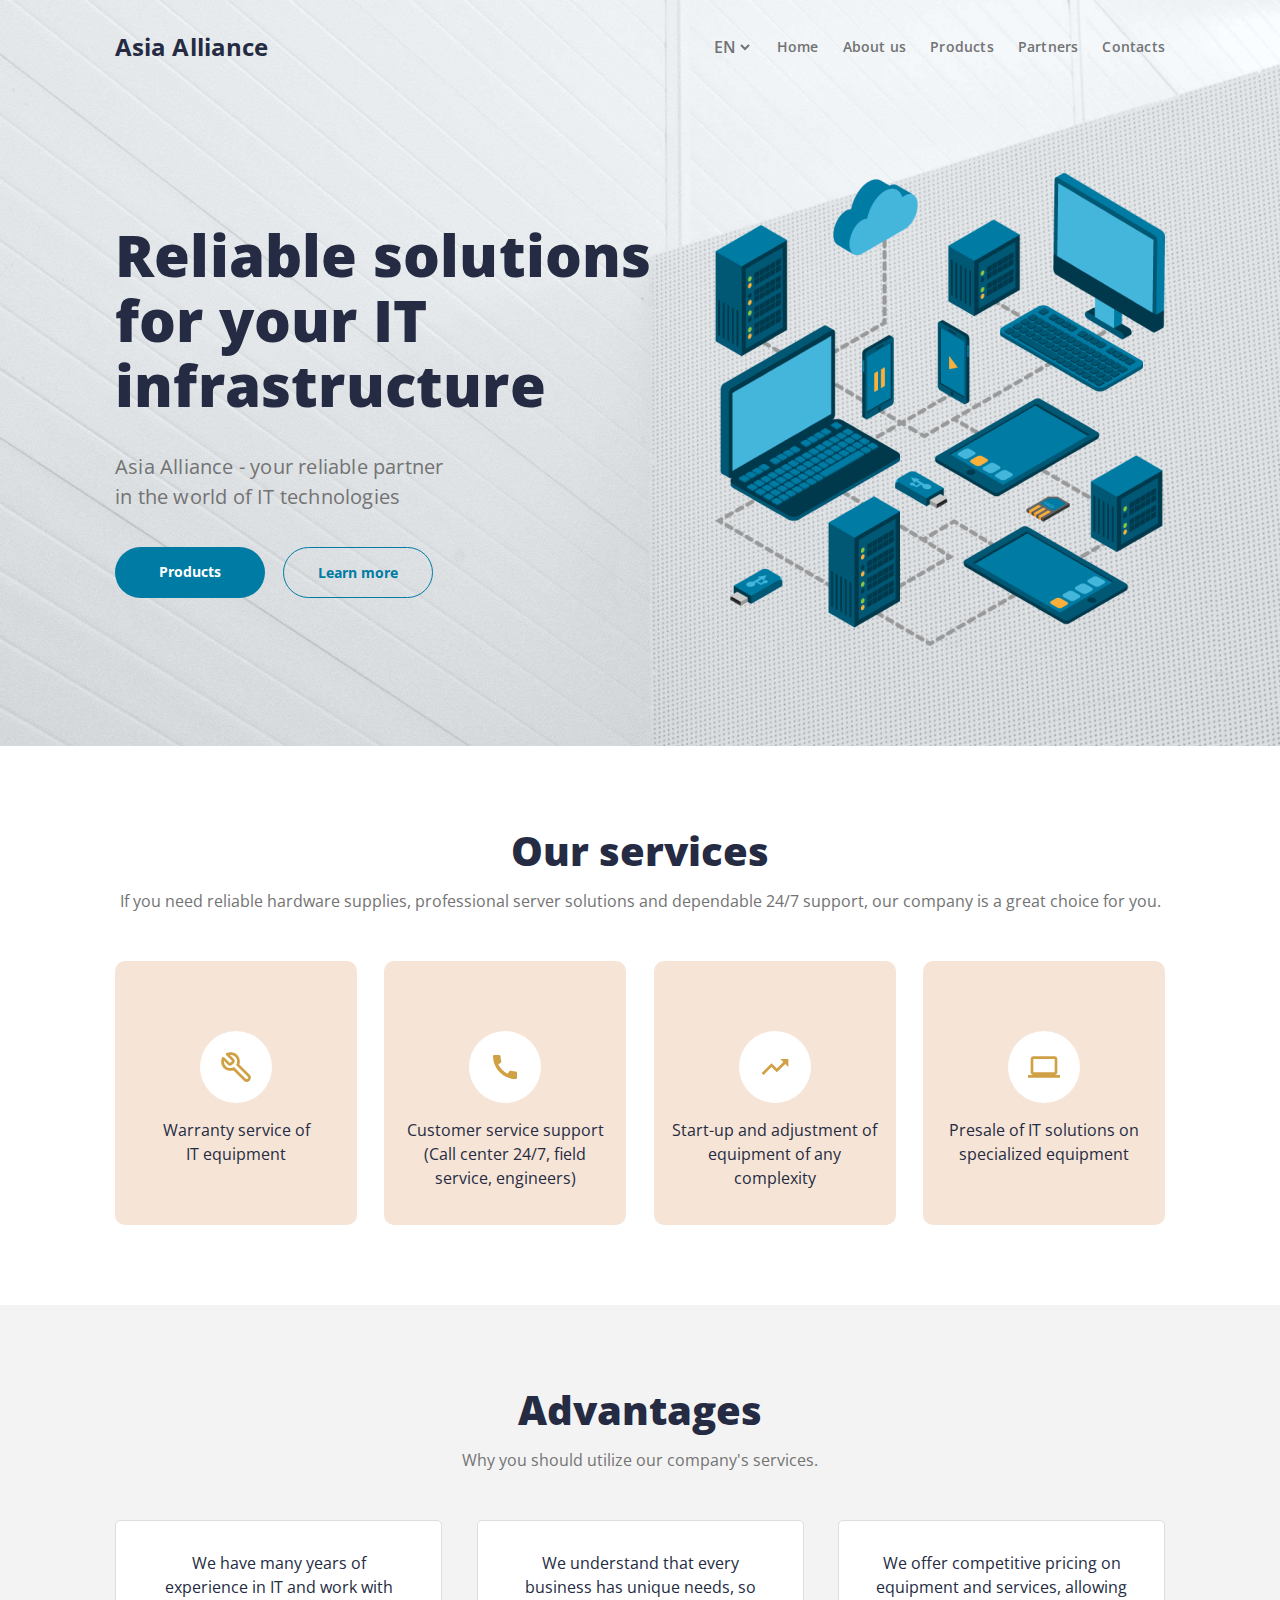
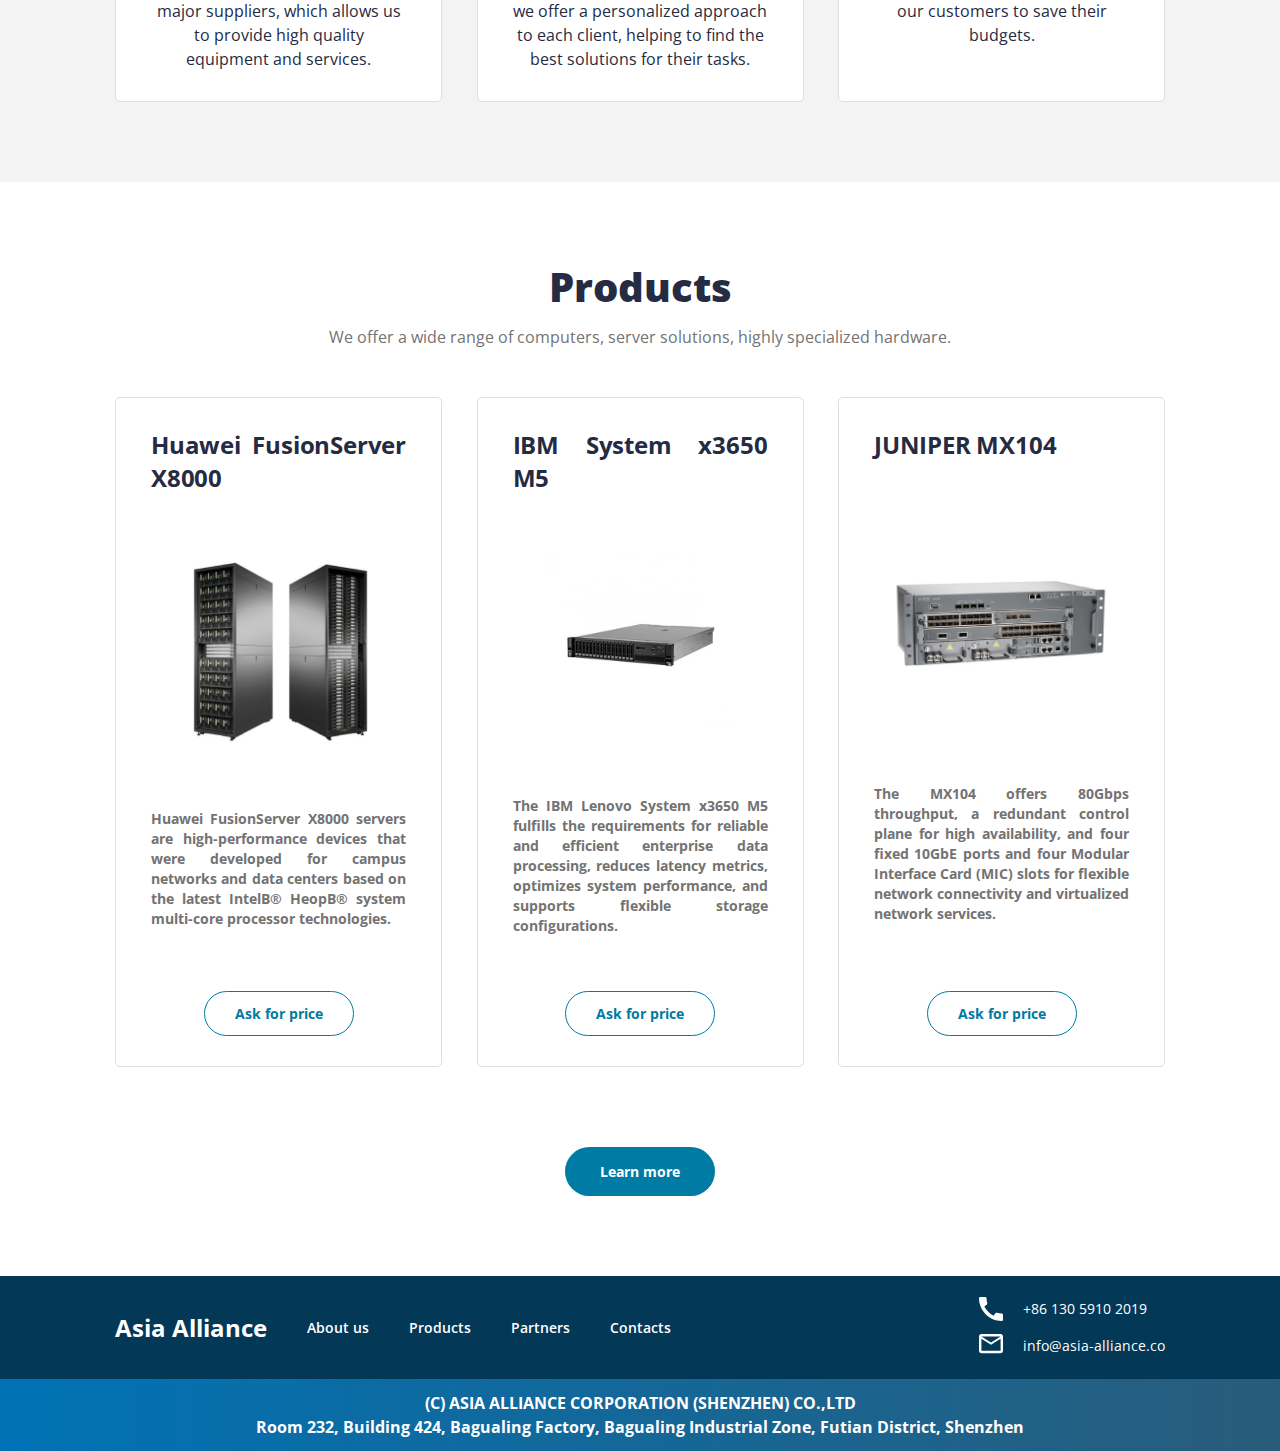
<file: index.html>
<!DOCTYPE html>
<html lang="en">
  <head>
    <meta charset="UTF-8" />
    <meta name="viewport" content="width=device-width, initial-scale=1.0" />
    <title>Asia Alliance</title>
    <!-- Подключение стилей -->
    <link type="image/x-icon" href="favicon.png" rel="shortcut icon">
    <link rel="stylesheet" href="css/style.css" />
  </head>
  <body>
    <div class="background">
      <div class="wrapper">
        <header class="header">
          <div class="header__logo">
            <a href="index.html">Asia Alliance</a>
          </div>
          <nav class="header__nav">
            <ul class="header__nav-items">
              <select class="change_langSEL">
                <option value="en" selected>EN</option>
                <option value="ru">RU</option>
                <option value="ch">CH</option>
              </select>
              <li class="header__nav-item"><a href="index.html" class="navhome">Home</a></li>
              <li class="header__nav-item"><a href="about.html" class="navabout">About us</a></li>
              <li class="header__nav-item"><a href="products.html" class="navproducts">Products</a></li>
              <li class="header__nav-item"><a href="partners.html" class="navpartners">Partners</a></li>
              <li class="header__nav-item"><a href="contacts.html" class="navcontacts">Contacts</a></li>
            </ul>
          </nav>

          <!-- Icon for mobile nav -->
          <div class="burger">
            <span></span>
          </div>
        </header>

        <main class="main">
          <div class="main__content">
            <h1 class="main__content-title">
              
            </h1>
            <p class="main__content-text">
              Asia Alliance - your reliable partner<br />in the world of IT
              technologies
            </p>
            <div class="main__content-buttons">
              <a href="products.html" class="btn btn-active btn-active-product">Products</a>
              <a href="contacts.html" class="btn btn-accent-learnMore">Learn more</a>
            </div>
          </div>
          <div class="main__picture">
            <img src="./img/main-pic.png" alt="Computer network" />
          </div>
        </main>
      </div>
    </div>
     <section>
      <div class="wrapper">
        <div class="service">
          <h2 class="service-title">Our services</h2>
          <p class="service-text">
            If you need reliable hardware supplies, professional server solutions and dependable 24/7 support, our company is a great choice for you.
          </p>
          <div class="service__cards">
            <div class="service__cards-item">
              <img
                class="service__cards-item-img"
                src="./img/wrench.svg"
                alt="wrench"
              />
              <p class="service__cards-item-text service__cards-item-text-warranty">
                Warranty service of<br />IT equipment
              </p>
            </div>
            <div class="service__cards-item">
              <img
                class="service__cards-item-img"
                src="./img/call.svg"
                alt="call"
              />
              <p class="service__cards-item-text service__cards-item-support">
                Customer service support (Call center 24/7, field service,
                engineers)
              </p>
            </div>
            <div class="service__cards-item">
              <img
                class="service__cards-item-img"
                src="./img/up.svg"
                alt="up"
              />
              <p class="service__cards-item-text service__cards-item-text-startup">
                Start-up and adjustment of equipment of any complexity
              </p>
            </div>
            <div class="service__cards-item">
              <img
                class="service__cards-item-img"
                src="./img/laptop.svg"
                alt="laptop"
              />
              <p class="service__cards-item-text service__cards-item-text-equip">
                Presale of IT solutions on specialized equipment
              </p>
            </div>
          </div>
        </div>
      </div>
    </section>
    
    <section class="advantages-bg">
      <div class="wrapper">
        <div class="advantages">
          <h2 class="advantages-title">Advantages</h2>
          <p class="advantages-text">
            Why you should utilize our company's services.
          </p>
          <div class="advantages__cards">
            <div class="advantages__cards-item">
              <p class="advantages__cards-item-experience">
                We have many years of experience in IT and work with major suppliers, which allows us to provide high quality equipment and services.
              </p>
            </div>
            <div class="advantages__cards-item ">
              <p class="advantages__cards-item-personalized">
                We understand that every business has unique needs, so we offer a personalized approach to each client, helping to find the best solutions for their tasks.
              </p>
            </div>
            <div class="advantages__cards-item">
              <p class="advantages__cards-item-offer">
                We offer competitive pricing on equipment and services, allowing our customers to save their budgets.
              </p>
            </div>
          </div>
        </div>
      </div>
    </section>
    
    <section>
      <div class="wrapper">
        <div class="productsdemo">
          <h2 class="productsdemo-title">Products</h2>
          <p class="productsdemo-text">
            We offer a wide range of computers, server solutions, highly specialized hardware.
          </p>
          <div class="productsdemo__cards">
            <div class="productsdemo__cards-item">
              <h3 class="productsdemo__cards-item__title">
                Huawei FusionServer X8000
              </h3>
              <img
                class="productsdemo__cards-item__img"
                src="./img/huawei1.png"
                alt="huawei server"
              />
              <p class="productsdemo__cards-item__text productsdemo__cards-item__text-huaweidemo">
                Huawei FusionServer X8000 servers are high-performance devices
                that were developed for campus networks and data centers based
                on the latest IntelВ® HeopB® system multi-core processor
                technologies.
              </p>
              <a href="contacts.html" class="btn btn-accent-askForAPrice">Ask for price</a>
            </div>
            <div class="productsdemo__cards-item">
              <h3 class="productsdemo__cards-item__title">
                IBM System x3650 M5
              </h3>
              <img
                class="productsdemo__cards-item__img"
                src="./img/ibm1.jpg"
                alt="ibm server"
              />
              <p class="productsdemo__cards-item__text productsdemo__cards-item__text-ibmdemo">
                The IBM Lenovo System x3650 M5 fulfills the requirements for reliable and efficient enterprise data processing, reduces latency metrics, optimizes system performance, and supports flexible storage configurations.
              </p>
              <a href="contacts.html" class="btn btn-accent-askForAPrice btn-accent-askForAPrice2">Ask for price</a>
            </div>
            <div class="productsdemo__cards-item">
              <h3 class="productsdemo__cards-item__title">
                JUNIPER MX104
              </h3>
              <img
                class="productsdemo__cards-item__img"
                src="./img/juniper1.png"
                alt="huawei server"
              />
              <p class="productsdemo__cards-item__text productsdemo__cards-item__text-juniperdemo">
                The MX104 offers 80Gbps throughput, a redundant control plane for high availability, and four fixed 10GbE ports and four Modular Interface Card (MIC) slots for flexible network connectivity and virtualized network services.
              </p>
              <a href="contacts.html" class="btn btn-accent-askForAPrice btn-accent-askForAPrice3">Ask for price</a>
            </div>
          </div>
          <a href="contacts.html" class="btn btn-active btn-accent-learnMore2">Learn more</a>
        </div>
      </div>
    </section>
    
    <footer>
      <div class="footer-bg">
        <div class="wrapper">
          <div class="footer">
            <div class="footer__nav">
              <ul class="footer__nav-items">
                <li class="footer__nav-items_item footer-logo">
                  <a href="index.html">Asia Alliance</a>
                </li>
                <li class="footer__nav-items_item"><a href="about.html" class="footeraboutus">About Us</a></li>
                <li class="footer__nav-items_item"><a href="products.html" class="footerproducts">Products</a></li>
                <li class="footer__nav-items_item"><a href="partners.html" class="footerpartners">Partners</a></li>
                <li class="footer__nav-items_item"><a href="contacts.html" class="footercontacts">Contacts</a></li>
              </ul>
            </div>
            <div class="footer__contacts">
              <ul class="footer__contacts-items">
                <li class="footer__contacts-items_item">
                  <img src="./img/phone_call.svg" alt="phone_call" />
                  <a href="tel:+86 130 5910 2019">+86 130 5910 2019</a>
                </li>
                <li class="footer__contacts-items_item">
                  <img src="./img/email.svg" alt="email" />
                  <a href="mailto:info@asia-alliance.co"
                    >info@asia-alliance.co</a
                  >
                </li>
              </ul>
            </div>
          </div>
        </div>
      </div>
      <div class="underfooter-bg">
        <div class="wrapper">
          <div class="underfooter">
            <h3>(С) ASIA ALLIANCE CORPORATION (SHENZHEN) CO.,LTD</h3>
            <address>
              Room 232, Building 424, Bagualing Factory, Bagualing Industrial
              Zone, Futian District, Shenzhen
            </address>
          </div>
        </div>
      </div>
    </footer>
    
    <script>
        document.querySelector('.burger').addEventListener('click', function(){
          this.classList.toggle('active');
          document.querySelector('.header__nav-items').classList.toggle('open')
          // Блокировка скролла при открытом бургер меню
          document.querySelector('body').classList.toggle('block-scroll')
        })
    </script>
    <script src="js/lang.js"></script>
    <script src="js/scripts.js"></script>
  </body>
</html>
</file>
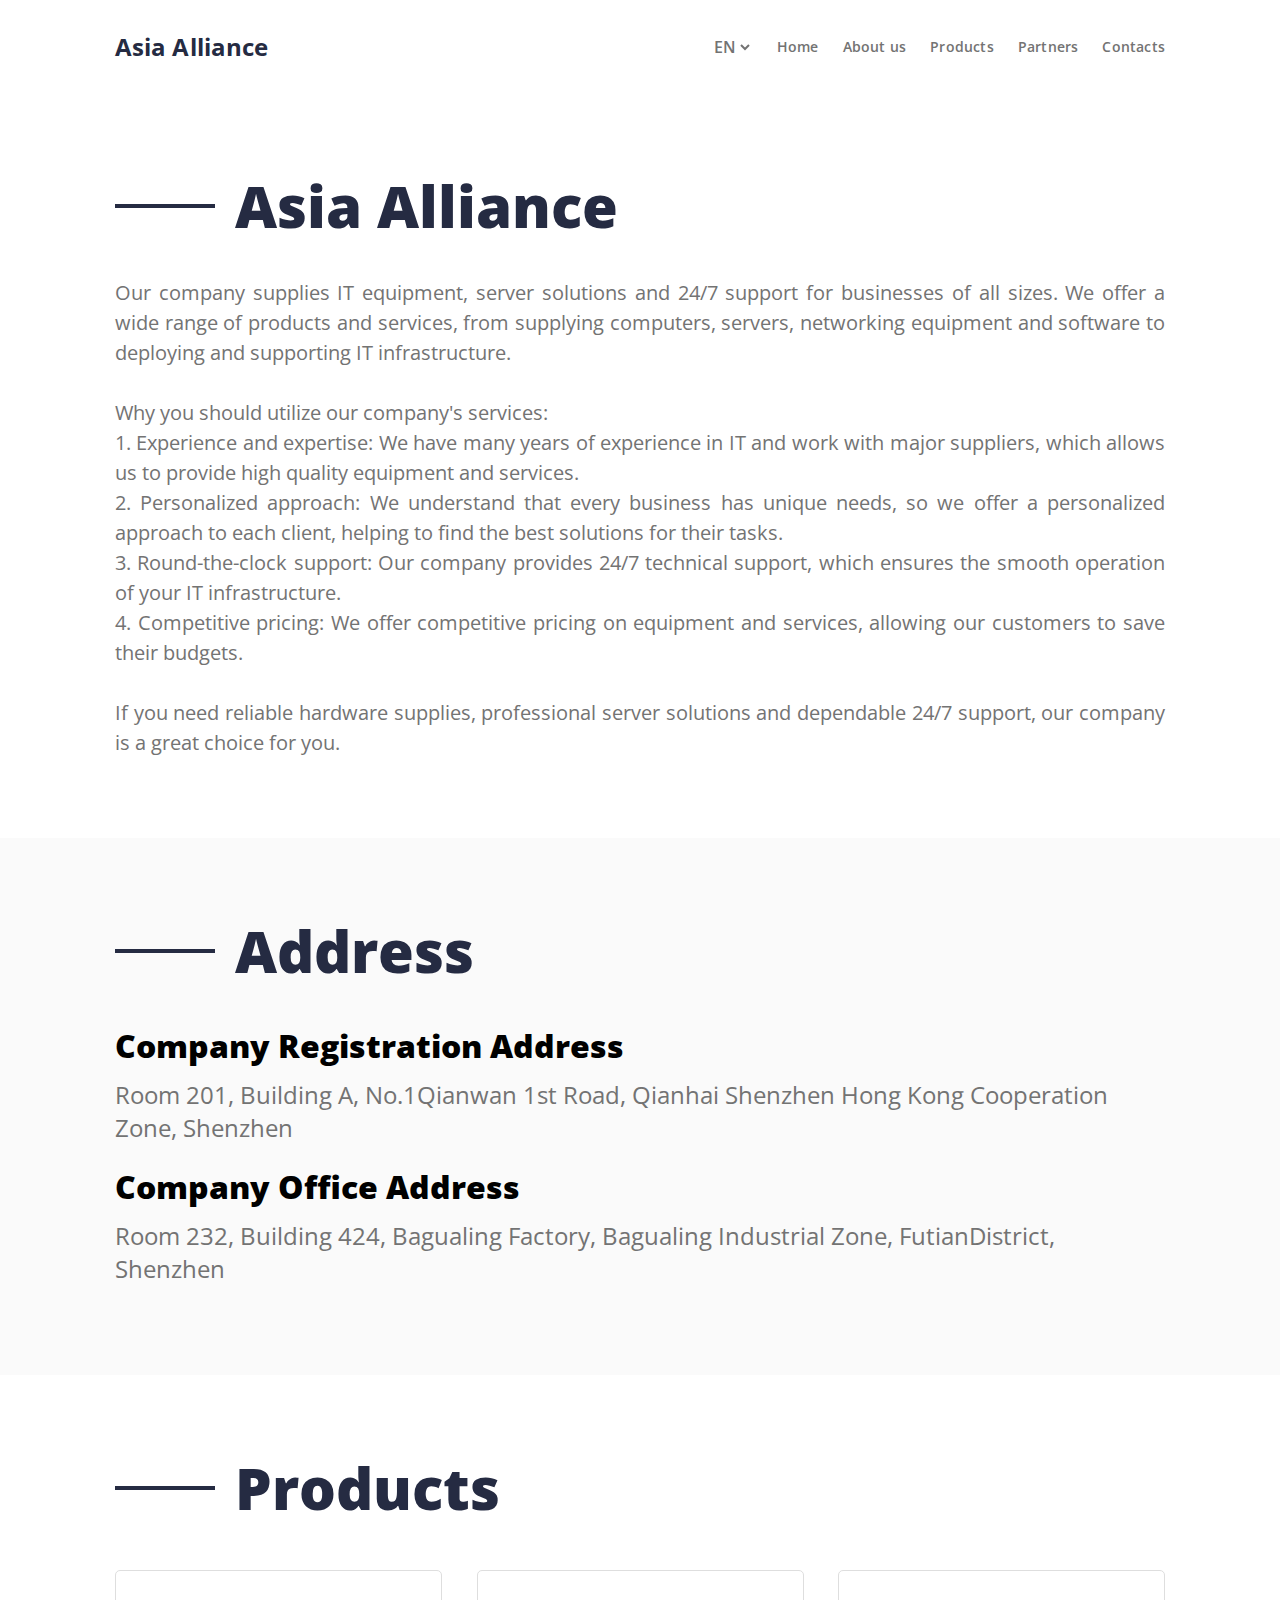
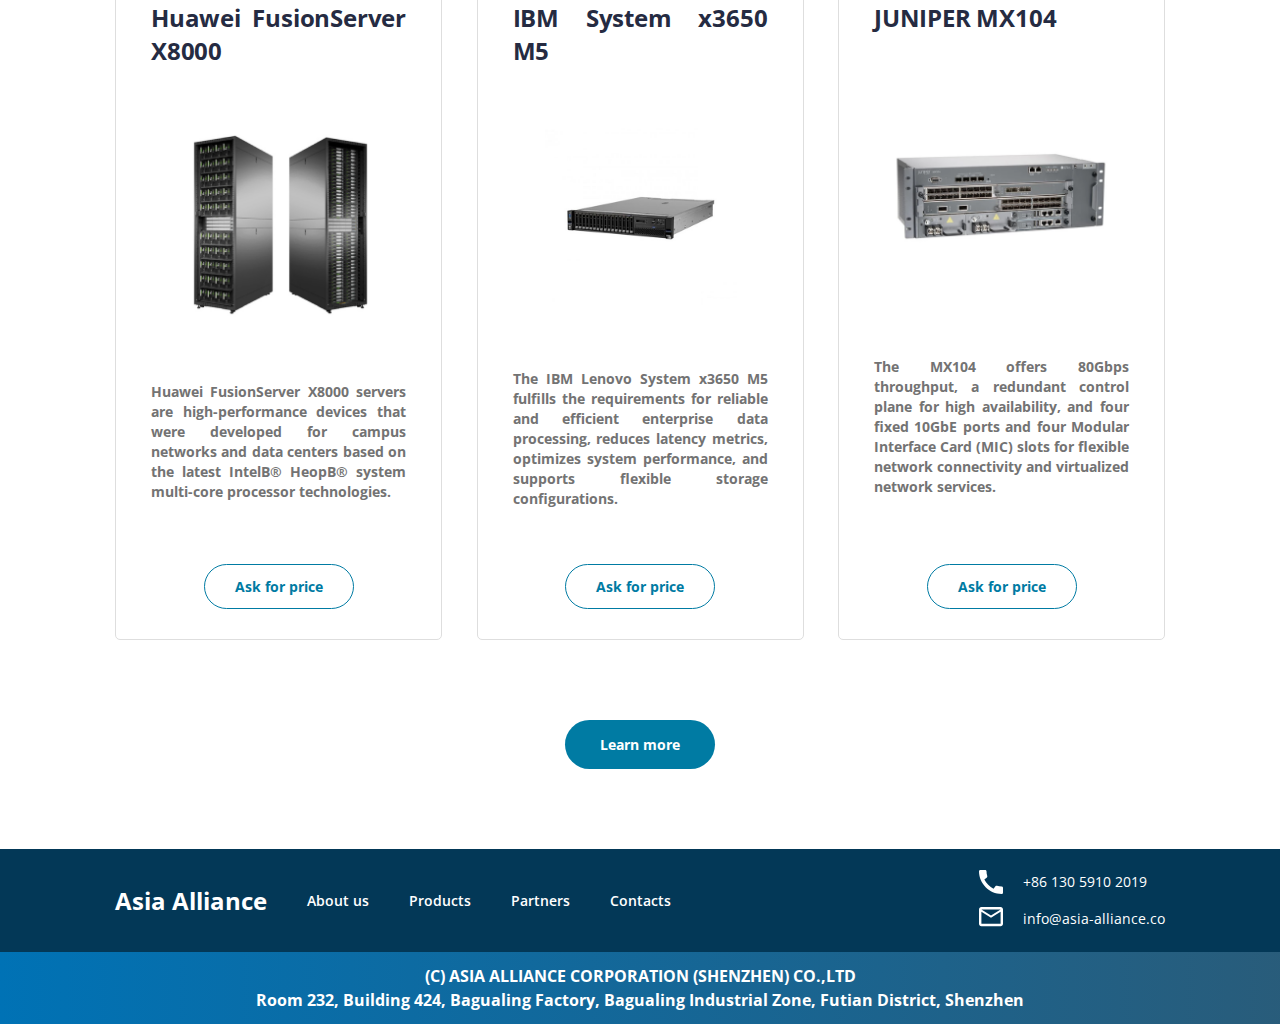
<file: about.html>
<!DOCTYPE html>
<html lang="en">
  <head>
    <meta charset="UTF-8" />
    <meta name="viewport" content="width=device-width, initial-scale=1.0" />
    <title>Asia Alliance</title>
    <!-- Подключение стилей -->
    <link type="image/x-icon" href="favicon.png" rel="shortcut icon">
    <link rel="stylesheet" href="css/style.css" />
  </head>
  <body>
    <div class="wrapper">
      <header class="header">
        <div class="header__logo">
          <a href="index.html">Asia Alliance</a>
        </div>
        <nav class="header__nav">
          <ul class="header__nav-items">
            <select class="change_langSEL">
              <option value="en" selected>EN</option>
              <option value="ru">RU</option>
              <option value="ch">CH</option>
            </select>
            <li class="header__nav-item"><a href="index.html" class="navhome">Home</a></li>
            <li class="header__nav-item"><a href="about.html" class="navabout">About us</a></li>
            <li class="header__nav-item"><a href="products.html" class="navproducts">Products</a></li>
            <li class="header__nav-item"><a href="partners.html" class="navpartners">Partners</a></li>
            <li class="header__nav-item"><a href="contacts.html" class="navcontacts">Contacts</a></li>
          </ul>
        </nav>

        <!-- Icon for mobile nav -->
        <div class="burger">
          <span></span>
        </div>
      </header>
    </div>

    <section>
        <div class="wrapper">
            <div class="about-info">
                <h2 class="section-title">
                    Asia Alliance
                </h2>
                <p class="about-text-lang">
                  Our company supplies IT equipment, server solutions and 24/7 support for businesses of all sizes. We offer a wide range of products and services, from supplying computers, servers, networking equipment and software to deploying and supporting IT infrastructure.
                  <br /><br />
                  Why you should utilize our company's services:
                  <br />
                  1. Experience and expertise: We have many years of experience in IT and work with major suppliers, which allows us to provide high quality equipment and services.
                  <br />
                  2. Personalized approach: We understand that every business has unique needs, so we offer a personalized approach to each client, helping to find the best solutions for their tasks.
                  <br />
                  3. Round-the-clock support: Our company provides 24/7 technical support, which ensures the smooth operation of your IT infrastructure.
                  <br />
                  4. Competitive pricing: We offer competitive pricing on equipment and services, allowing our customers to save their budgets.
                  <br /><br />
                  If you need reliable hardware supplies, professional server solutions and dependable 24/7 support, our company is a great choice for you.
                </p>
            </div>
        </div>
    </section>

    <section class="address-bg">
        <div class="wrapper">
            <div class="address">
                <h2 class="section-title address-lang">Address</h2>
                <h4 class="company-register-lang">Company Registration Address</h4>
                <p>Room 201, Building A, No.1Qianwan 1st Road, Qianhai Shenzhen Hong Kong Cooperation Zone, Shenzhen</p>
                <h4 class="company-office-lang">Company Office Address</h4>
                <p>Room 232, Building 424, Bagualing Factory, Bagualing Industrial Zone, FutianDistrict, Shenzhen</p>
                <!-- <div class="maps">ТУТ БУДЕТ ПОТОМ КАРТА API</div> -->
            </div>
        </div>
    </section>

    <section>
        <div class="wrapper">
            <div class="productsdemo">
                <h2 class="section-title products-lang">Products</h2>
                <div class="productsdemo__cards">
                  <div class="productsdemo__cards-item">
                    <h3 class="productsdemo__cards-item__title">
                      Huawei FusionServer X8000
                    </h3>
                    <img
                      class="productsdemo__cards-item__img"
                      src="./img/huawei1.png"
                      alt="huawei server"
                    />
                    <p class="productsdemo__cards-item__text productsdemo__cards-item__text-huaweidemo">
                      Huawei FusionServer X8000 servers are high-performance devices
                      that were developed for campus networks and data centers based
                      on the latest IntelВ® HeopB® system multi-core processor
                      technologies.
                    </p>
                    <a href="contacts.html" class="btn btn-accent-askForAPrice">Ask for price</a>
                  </div>
                  <div class="productsdemo__cards-item">
                    <h3 class="productsdemo__cards-item__title">
                      IBM System x3650 M5
                    </h3>
                    <img
                      class="productsdemo__cards-item__img"
                      src="./img/ibm1.jpg"
                      alt="ibm server"
                    />
                    <p class="productsdemo__cards-item__text productsdemo__cards-item__text-ibmdemo">
                      The IBM Lenovo System x3650 M5 fulfills the requirements for reliable and efficient enterprise data processing, reduces latency metrics, optimizes system performance, and supports flexible storage configurations.
                    </p>
                    <a href="contacts.html" class="btn btn-accent-askForAPrice btn-accent-askForAPrice2">Ask for price</a>
                  </div>
                  <div class="productsdemo__cards-item">
                    <h3 class="productsdemo__cards-item__title">
                      JUNIPER MX104
                    </h3>
                    <img
                      class="productsdemo__cards-item__img"
                      src="./img/juniper1.png"
                      alt="huawei server"
                    />
                    <p class="productsdemo__cards-item__text productsdemo__cards-item__text-juniperdemo">
                      The MX104 offers 80Gbps throughput, a redundant control plane for high availability, and four fixed 10GbE ports and four Modular Interface Card (MIC) slots for flexible network connectivity and virtualized network services.
                    </p>
                    <a href="contacts.html" class="btn btn-accent-askForAPrice btn-accent-askForAPrice3">Ask for price</a>
                  </div>
                </div>
                  <a href="contacts.html" class="btn btn-active btn-accent-learnMore2">Learn more</a>
            </div>
        </div>
    </section>

    <footer>
      <div class="footer-bg">
        <div class="wrapper">
          <div class="footer">
            <div class="footer__nav">
              <ul class="footer__nav-items">
                <li class="footer__nav-items_item footer-logo">
                  <a href="index.html">Asia Alliance</a>
                </li>
                <li class="footer__nav-items_item"><a href="about.html" class="footeraboutus">About Us</a></li>
                <li class="footer__nav-items_item"><a href="products.html" class="footerproducts">Products</a></li>
                <li class="footer__nav-items_item"><a href="partners.html" class="footerpartners">Partners</a></li>
                <li class="footer__nav-items_item"><a href="contacts.html" class="footercontacts">Contacts</a></li>
              </ul>
            </div>
            <div class="footer__contacts">
              <ul class="footer__contacts-items">
                <li class="footer__contacts-items_item">
                  <img src="./img/phone_call.svg" alt="phone_call" />
                  <a href="tel:+86 130 5910 2019">+86 130 5910 2019</a>
                </li>
                <li class="footer__contacts-items_item">
                  <img src="./img/email.svg" alt="email" />
                  <a href="mailto:info@asia-alliance.co"
                    >info@asia-alliance.co</a
                  >
                </li>
              </ul>
            </div>
          </div>
        </div>
      </div>
      <div class="underfooter-bg">
        <div class="wrapper">
          <div class="underfooter">
            <h3>(С) ASIA ALLIANCE CORPORATION (SHENZHEN) CO.,LTD</h3>
            <address>
              Room 232, Building 424, Bagualing Factory, Bagualing Industrial
              Zone, Futian District, Shenzhen
            </address>
          </div>
        </div>
      </div>
    </footer>
    <script>
      document.querySelector('.burger').addEventListener('click', function(){
        this.classList.toggle('active');
        document.querySelector('.header__nav-items').classList.toggle('open')
        // Блокировка скролла при открытом бургер меню
        document.querySelector('body').classList.toggle('block-scroll')
      })
  </script>
  <script src="js/lang.js"></script>
  <script src="js/scripts.js"></script>
  </body>
</html>
</file>
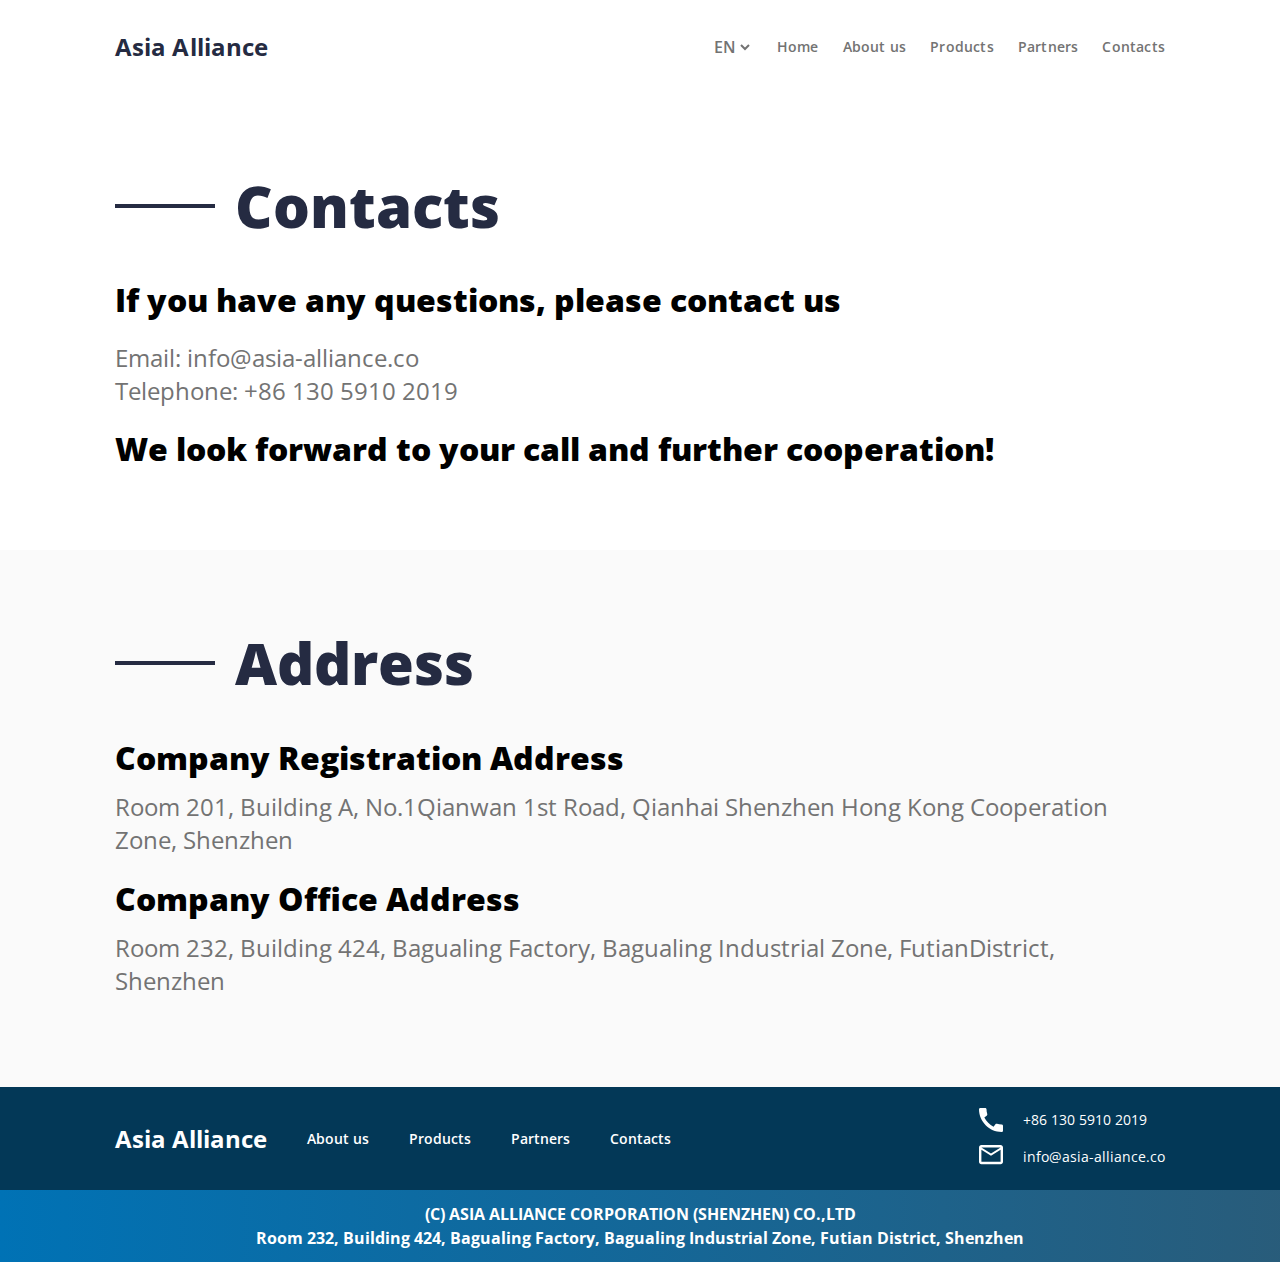
<file: contacts.html>
<!DOCTYPE html>
<html lang="en">
  <head>
    <meta charset="UTF-8" />
    <meta name="viewport" content="width=device-width, initial-scale=1.0" />
    <title>Asia Alliance</title>
    <!-- Подключение стилей -->
    <link type="image/x-icon" href="favicon.png" rel="shortcut icon">
    <link rel="stylesheet" href="css/style.css" />
  </head>
  <body>
    <div class="wrapper">
      <header class="header">
        <div class="header__logo">
          <a href="index.html">Asia Alliance</a>
        </div>
        <nav class="header__nav">
          <ul class="header__nav-items">
            <select class="change_langSEL">
              <option value="en" selected>EN</option>
              <option value="ru">RU</option>
              <option value="ch">CH</option>
            </select>
            <li class="header__nav-item"><a href="index.html" class="navhome">Home</a></li>
            <li class="header__nav-item"><a href="about.html" class="navabout">About us</a></li>
            <li class="header__nav-item"><a href="products.html" class="navproducts">Products</a></li>
            <li class="header__nav-item"><a href="partners.html" class="navpartners">Partners</a></li>
            <li class="header__nav-item"><a href="contacts.html" class="navcontacts">Contacts</a></li>
          </ul>
        </nav>

        <!-- Icon for mobile nav -->
        <div class="burger">
          <span></span>
        </div>
      </header>
    </div>

    <section>
        <div class="wrapper">
            <div class="contacts">
                <h2 class="section-title contacts-title-lang">Contacts</h2>
                <div class="contacts__texts">
                    <p class="contacts__texts-callToAction callour-lang">If you have any questions, please contact us</p>
                    <p class="contacts__texts-contact emailour-lang">Email: info@asia-alliance.co</p>
                    <p class="contacts__texts-contact phoneour-lang">Telephone: +86 130 5910 2019</p>
                    <p class="contacts__texts-callToAction wecall-lang">We look forward to your call and further cooperation!</p>
                </div>
            </div>
        </div>
    </section>

    <section class="address-bg">
        <div class="wrapper">
            <div class="address">
                <h2 class="section-title address-lang">Address</h2>
                <h4 class="company-register-lang">Company Registration Address</h4>
                <p>Room 201, Building A, No.1Qianwan 1st Road, Qianhai Shenzhen Hong Kong Cooperation Zone, Shenzhen</p>
                <h4 class="company-office-lang">Company Office Address</h4>
                <p>Room 232, Building 424, Bagualing Factory, Bagualing Industrial Zone, FutianDistrict, Shenzhen</p>
                <!-- <div class="maps">ТУТ БУДЕТ ПОТОМ КАРТА API</div> -->
            </div>
        </div>
    </section>

    <footer>
      <div class="footer-bg">
        <div class="wrapper">
          <div class="footer">
            <div class="footer__nav">
              <ul class="footer__nav-items">
                <li class="footer__nav-items_item footer-logo">
                  <a href="index.html">Asia Alliance</a>
                </li>
                <li class="footer__nav-items_item"><a href="about.html" class="footeraboutus">About Us</a></li>
                <li class="footer__nav-items_item"><a href="products.html" class="footerproducts">Products</a></li>
                <li class="footer__nav-items_item"><a href="partners.html" class="footerpartners">Partners</a></li>
                <li class="footer__nav-items_item"><a href="contacts.html" class="footercontacts">Contacts</a></li>
              </ul>
            </div>
            <div class="footer__contacts">
              <ul class="footer__contacts-items">
                <li class="footer__contacts-items_item">
                  <img src="./img/phone_call.svg" alt="phone_call" />
                  <a href="tel:+86 130 5910 2019">+86 130 5910 2019</a>
                </li>
                <li class="footer__contacts-items_item">
                  <img src="./img/email.svg" alt="email" />
                  <a href="mailto:info@asia-alliance.co"
                    >info@asia-alliance.co</a
                  >
                </li>
              </ul>
            </div>
          </div>
        </div>
      </div>
      <div class="underfooter-bg">
        <div class="wrapper">
          <div class="underfooter">
            <h3>(С) ASIA ALLIANCE CORPORATION (SHENZHEN) CO.,LTD</h3>
            <address>
              Room 232, Building 424, Bagualing Factory, Bagualing Industrial
              Zone, Futian District, Shenzhen
            </address>
          </div>
        </div>
      </div>
    </footer>
    <script>
      document.querySelector('.burger').addEventListener('click', function(){
        this.classList.toggle('active');
        document.querySelector('.header__nav-items').classList.toggle('open')
        // Блокировка скролла при открытом бургер меню
        document.querySelector('body').classList.toggle('block-scroll')
      })
  </script>
  <script src="js/lang.js"></script>
  <script src="js/scripts.js"></script>
  </body>
</html>
</file>
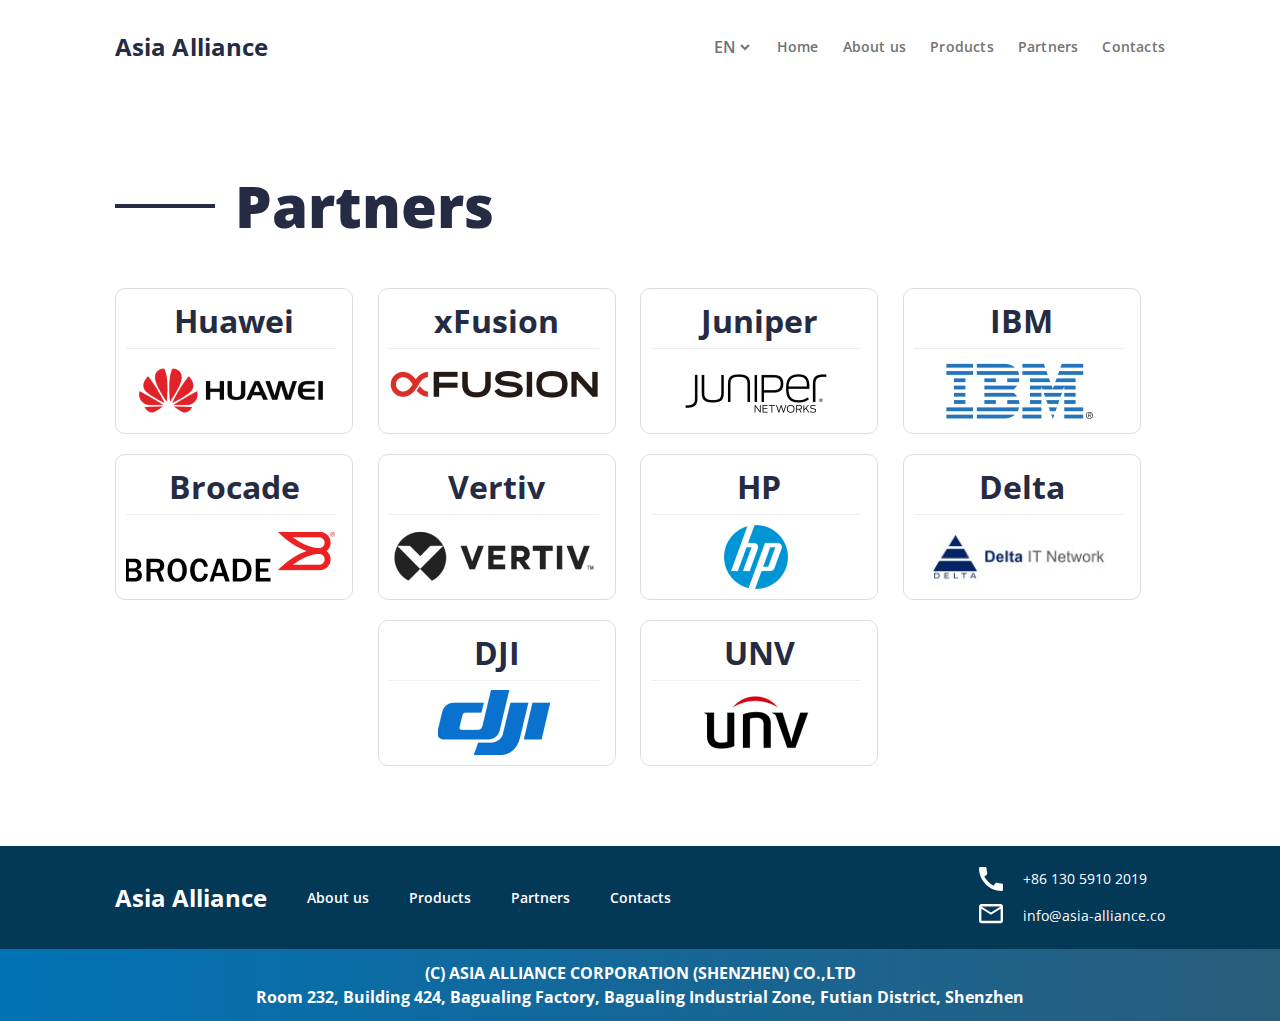
<file: partners.html>
<!DOCTYPE html>
<html lang="en">
  <head>
    <meta charset="UTF-8" />
    <meta name="viewport" content="width=device-width, initial-scale=1.0" />
    <title>Asia Alliance</title>
    <!-- Подключение стилей -->
    <link type="image/x-icon" href="favicon.png" rel="shortcut icon">
    <link rel="stylesheet" href="css/style.css" />
  </head>
  <body>
    <div class="wrapper">
      <header class="header">
        <div class="header__logo">
          <a href="index.html">Asia Alliance</a>
        </div>
        <nav class="header__nav">
          <ul class="header__nav-items">
            <select class="change_langSEL">
              <option value="en" selected>EN</option>
              <option value="ru">RU</option>
              <option value="ch">CH</option>
            </select>
            <li class="header__nav-item"><a href="index.html" class="navhome">Home</a></li>
            <li class="header__nav-item"><a href="about.html" class="navabout">About us</a></li>
            <li class="header__nav-item"><a href="products.html" class="navproducts">Products</a></li>
            <li class="header__nav-item"><a href="partners.html" class="navpartners">Partners</a></li>
            <li class="header__nav-item"><a href="contacts.html" class="navcontacts">Contacts</a></li>
          </ul>
        </nav>

        <!-- Icon for mobile nav -->
        <div class="burger">
          <span></span>
        </div>
      </header>
    </div>

    <section>
        <div class="wrapper">
            <div class="partners">
                <h2 class="section-title">Partners</h2>
                <div class="partners__cards">
                    <div class="partners__cards-item">
                        <h3>Huawei</h3>
                        <hr>
                        <img src="img/logo-huawei.png" alt="huawei">
                    </div>
                    <div class="partners__cards-item">
                        <h3>xFusion</h3>
                        <hr>
                        <img src="img/logo-xfusion.png" alt="huawei">
                    </div>
                    <div class="partners__cards-item">
                        <h3>Juniper</h3>
                        <hr>
                        <img src="img/logo-juniper.png" alt="huawei">
                    </div>
                    <div class="partners__cards-item">
                        <h3>IBM</h3>
                        <hr>
                        <img src="img/logo-ibm.png" alt="huawei">
                    </div>
                    <div class="partners__cards-item">
                        <h3>Brocade</h3>
                        <hr>
                        <img src="img/logo-brocade.png" alt="huawei">
                    </div>
                    <div class="partners__cards-item">
                        <h3>Vertiv</h3>
                        <hr>
                        <img src="img/logo-vertiv.png" alt="huawei">
                    </div>
                    <div class="partners__cards-item">
                        <h3>HP</h3>
                        <hr>
                        <img src="img/logo-hp.png" alt="huawei">
                    </div>
                    <div class="partners__cards-item">
                        <h3>Delta</h3>
                        <hr>
                        <img src="img/logo-delta.png" alt="huawei">
                    </div>
                    <div class="partners__cards-item first-last-row">
                        <h3>DJI</h3>
                        <hr>
                        <img src="img/logo-dji.png" alt="huawei">
                    </div>
                    <div class="partners__cards-item second-last-row">
                        <h3>UNV</h3>
                        <hr>
                        <img src="img/logo-unv.png" alt="huawei">
                    </div>
                </div>
            </div>
        </div>
    </section>

    <footer>
      <div class="footer-bg">
        <div class="wrapper">
          <div class="footer">
            <div class="footer__nav">
              <ul class="footer__nav-items">
                <li class="footer__nav-items_item footer-logo">
                  <a href="index.html">Asia Alliance</a>
                </li>
                <li class="footer__nav-items_item"><a href="about.html" class="footeraboutus">About Us</a></li>
                <li class="footer__nav-items_item"><a href="products.html" class="footerproducts">Products</a></li>
                <li class="footer__nav-items_item"><a href="partners.html" class="footerpartners">Partners</a></li>
                <li class="footer__nav-items_item"><a href="contacts.html" class="footercontacts">Contacts</a></li>
              </ul>
            </div>
            <div class="footer__contacts">
              <ul class="footer__contacts-items">
                <li class="footer__contacts-items_item">
                  <img src="./img/phone_call.svg" alt="phone_call" />
                  <a href="tel:+86 130 5910 2019">+86 130 5910 2019</a>
                </li>
                <li class="footer__contacts-items_item">
                  <img src="./img/email.svg" alt="email" />
                  <a href="mailto:info@asia-alliance.co"
                    >info@asia-alliance.co</a
                  >
                </li>
              </ul>
            </div>
          </div>
        </div>
      </div>
      <div class="underfooter-bg">
        <div class="wrapper">
          <div class="underfooter">
            <h3>(С) ASIA ALLIANCE CORPORATION (SHENZHEN) CO.,LTD</h3>
            <address>
              Room 232, Building 424, Bagualing Factory, Bagualing Industrial
              Zone, Futian District, Shenzhen
            </address>
          </div>
        </div>
      </div>
    </footer>
    <script>
      document.querySelector('.burger').addEventListener('click', function(){
        this.classList.toggle('active');
        document.querySelector('.header__nav-items').classList.toggle('open')
        // Блокировка скролла при открытом бургер меню
        document.querySelector('body').classList.toggle('block-scroll')
      })
  </script>
  <script src="js/lang.js"></script>
  <script src="js/scripts.js"></script>
  </body>
</html>
</file>
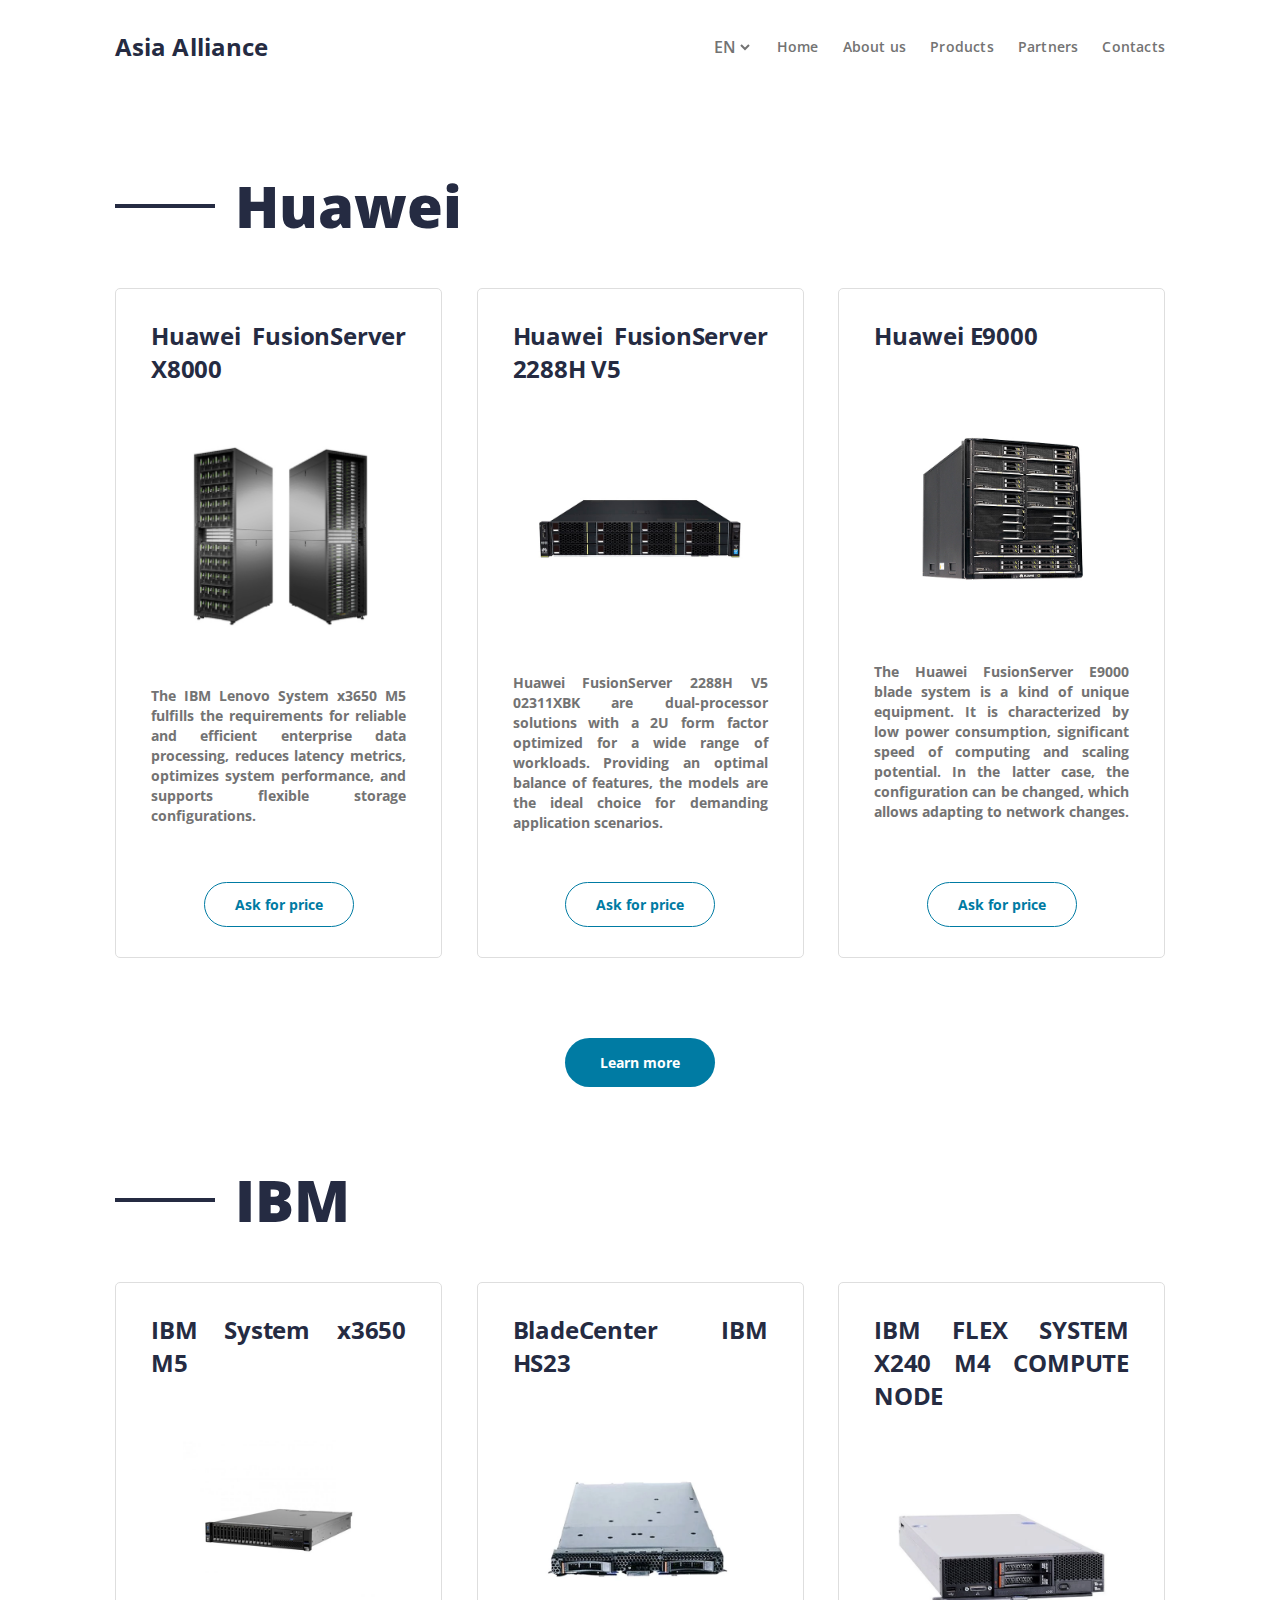
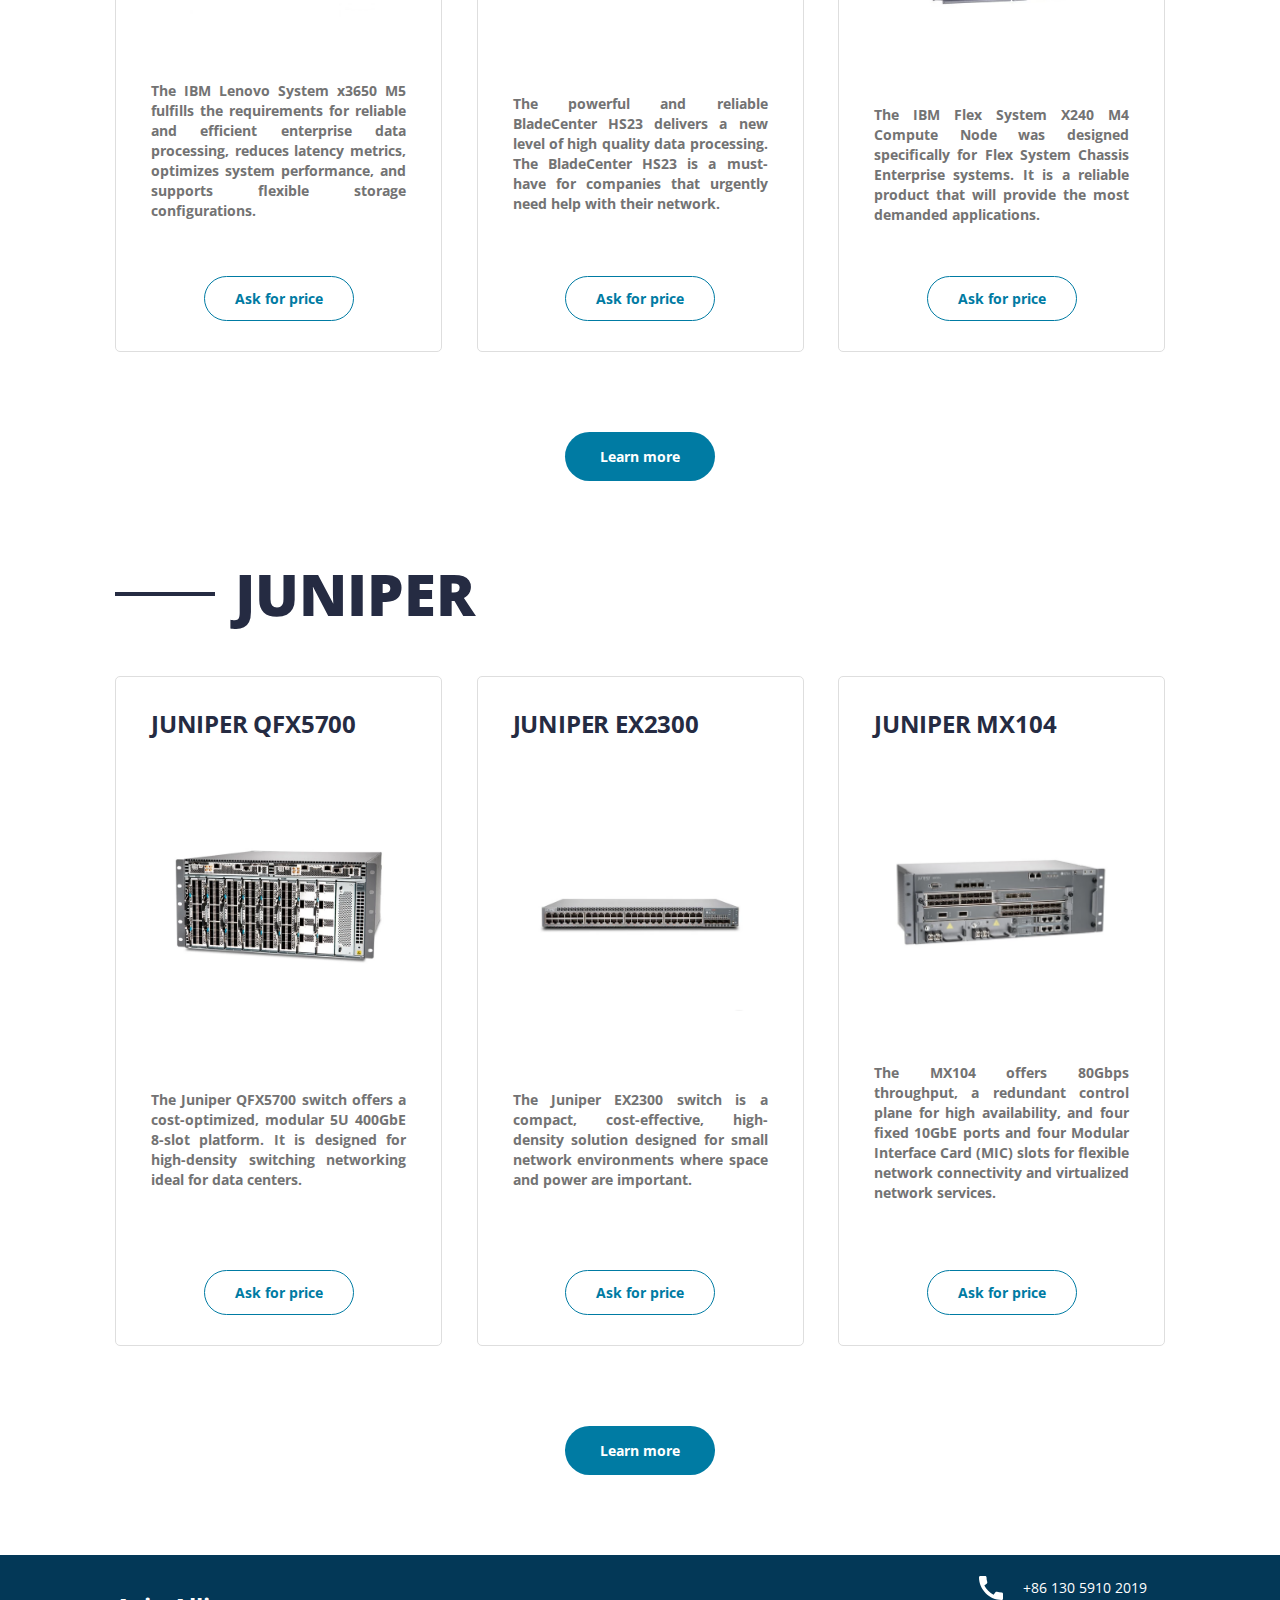
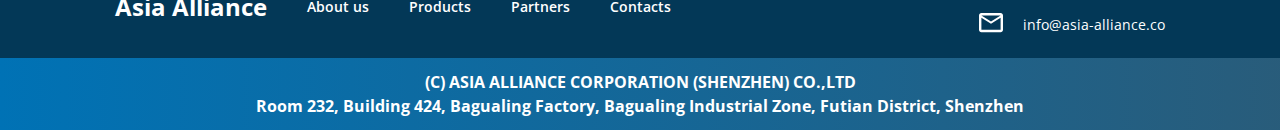
<file: products.html>
<!DOCTYPE html>
<html lang="en">
  <head>
    <meta charset="UTF-8" />
    <meta name="viewport" content="width=device-width, initial-scale=1.0" />
    <title>Asia Alliance</title>
    <!-- Подключение стилей -->
    <link type="image/x-icon" href="favicon.png" rel="shortcut icon">
    <link rel="stylesheet" href="css/style.css" />
  </head>
  <body>
    <div class="wrapper">
      <header class="header">
        <div class="header__logo">
          <a href="index.html">Asia Alliance</a>
        </div>
        <nav class="header__nav">
          <ul class="header__nav-items">
            <select class="change_langSEL">
              <option value="en" selected>EN</option>
              <option value="ru">RU</option>
              <option value="ch">CH</option>
            </select>
            <li class="header__nav-item"><a href="index.html" class="navhome">Home</a></li>
            <li class="header__nav-item"><a href="about.html" class="navabout">About us</a></li>
            <li class="header__nav-item"><a href="products.html" class="navproducts">Products</a></li>
            <li class="header__nav-item"><a href="partners.html" class="navpartners">Partners</a></li>
            <li class="header__nav-item"><a href="contacts.html" class="navcontacts">Contacts</a></li>
          </ul>
        </nav>

        <!-- Icon for mobile nav -->
        <div class="burger">
          <span></span>
        </div>
      </header>
    </div>

    <section>
        <div class="wrapper">
            <div class="productsdemo" style="padding-top: 0;">
                <h2 class="section-title">Huawei</h2>
                <div class="productsdemo__cards">
                    <div class="productsdemo__cards-item">
                      <h3 class="productsdemo__cards-item__title">
                        Huawei FusionServer X8000
                      </h3>
                      <img
                        class="productsdemo__cards-item__img"
                        src="./img/huawei1.png"
                        alt="huawei server"
                      />
                      <p class="productsdemo__cards-item__text productsdemo__cards-item__text-huaweidemo">
                        Huawei FusionServer X8000 servers are high-performance devices
                        that were developed for campus networks and data centers based
                        on the latest IntelВ® HeopB® system multi-core processor
                        technologies.
                      </p>
                      <a href="contacts.html" class="btn btn-accent-askForAPrice">Ask for price</a>
                    </div>
                    <div class="productsdemo__cards-item">
                      <h3 class="productsdemo__cards-item__title">
                        Huawei FusionServer 2288H V5
                      </h3>
                      <img
                        class="productsdemo__cards-item__img"
                        src="./img/huawei2.jpg"
                        alt="ibm server"
                      />
                      <p class="productsdemo__cards-item__text productsdemo__cards-item__text-huawei2">
                        Huawei FusionServer 2288H V5 02311XBK are dual-processor solutions with a 2U form factor optimized for a wide range of workloads. Providing an optimal balance of features, the models are the ideal choice for demanding application scenarios.
                      </p>
                      <a href="contacts.html" class="btn btn-accent-askForAPrice btn-accent-askForAPrice2">Ask for price</a>
                    </div>
                    <div class="productsdemo__cards-item">
                      <h3 class="productsdemo__cards-item__title">
                        Huawei E9000
                      </h3>
                      <img
                        class="productsdemo__cards-item__img"
                        src="./img/huawei3.jpg"
                        alt="huawei server"
                      />
                      <p class="productsdemo__cards-item__text productsdemo__cards-item__text-huawei3">
                        The Huawei FusionServer E9000 blade system is a kind of unique equipment. It is characterized by low power consumption, significant speed of computing and scaling potential. In the latter case, the configuration can be changed, which allows adapting to network changes.
                      </p>
                      <a href="contacts.html" class="btn btn-accent-askForAPrice btn-accent-askForAPrice3">Ask for price</a>
                    </div>
                  </div>
                  <a href="contacts.html" class="btn btn-active btn-accent-learnMore2">Learn more</a>
            </div>
        </div>
    </section>

    <section>
        <div class="wrapper">
            <div class="productsdemo" style="padding-top: 0;">
                <h2 class="section-title">IBM</h2>
                <div class="productsdemo__cards">
                    <div class="productsdemo__cards-item">
                      <h3 class="productsdemo__cards-item__title">
                        IBM System x3650 M5
                      </h3>
                      <img
                        class="productsdemo__cards-item__img"
                        src="./img/ibm1.jpg"
                        alt="huawei server"
                      />
                      <p class="productsdemo__cards-item__text productsdemo__cards-item__text-ibm1">
                        The IBM Lenovo System x3650 M5 fulfills the requirements for reliable and efficient enterprise data processing, reduces latency metrics, optimizes system performance, and supports flexible storage configurations.
                      </p>
                      <a href="contacts.html" class="btn btn-accent-askForAPrice btn-accent-askForAPrice4">Ask for price</a>
                    </div>
                    <div class="productsdemo__cards-item">
                      <h3 class="productsdemo__cards-item__title">
                        BladeCenter IBM HS23
                      </h3>
                      <img
                        class="productsdemo__cards-item__img"
                        src="./img/ibm2.jpg"
                        alt="ibm server"
                      />
                      <p class="productsdemo__cards-item__text productsdemo__cards-item__text-ibm2">
                        The powerful and reliable BladeCenter HS23 delivers a new level of high quality data processing. The BladeCenter HS23 is a must-have for companies that urgently need help with their network.
                      </p>
                      <a href="contacts.html" class="btn btn-accent-askForAPrice btn-accent-askForAPrice5">Ask for price</a>
                    </div>
                    <div class="productsdemo__cards-item">
                      <h3 class="productsdemo__cards-item__title">
                        IBM FLEX SYSTEM X240 M4 COMPUTE NODE
                      </h3>
                      <img
                        class="productsdemo__cards-item__img"
                        src="./img/ibm3.jpg"
                        alt="huawei server"
                      />
                      <p class="productsdemo__cards-item__text productsdemo__cards-item__text-ibm3">
                        The IBM Flex System X240 M4 Compute Node was designed specifically for Flex System Chassis Enterprise systems. It is a reliable product that will provide the most demanded applications.
                      </p>
                      <a href="contacts.html" class="btn btn-accent-askForAPrice btn-accent-askForAPrice6">Ask for price</a>
                    </div>
                  </div>
                  <a href="contacts.html" class="btn btn-active btn-accent-learnMore3">Learn more</a>
            </div>
        </div>
    </section>

    <section>
        <div class="wrapper">
            <div class="productsdemo" style="padding-top: 0;">
                <h2 class="section-title">JUNIPER</h2>
                <div class="productsdemo__cards">
                    <div class="productsdemo__cards-item">
                      <h3 class="productsdemo__cards-item__title">
                        JUNIPER QFX5700
                      </h3>
                      <img
                        class="productsdemo__cards-item__img"
                        src="./img/juniper1.jpg"
                        alt="huawei server"
                      />
                      <p class="productsdemo__cards-item__text productsdemo__cards-item__text-juniper1">
                        The Juniper QFX5700 switch offers a cost-optimized, modular 5U 400GbE 8-slot platform. It is designed for high-density switching networking ideal for data centers
                      </p>
                      <a href="contacts.html" class="btn btn-accent-askForAPrice btn-accent-askForAPrice7">Ask for price</a>
                    </div>
                    <div class="productsdemo__cards-item">
                      <h3 class="productsdemo__cards-item__title">
                        JUNIPER EX2300
                      </h3>
                      <img
                        class="productsdemo__cards-item__img"
                        src="./img/juniper2.jpg"
                        alt="ibm server"
                      />
                      <p class="productsdemo__cards-item__text productsdemo__cards-item__text-juniper2">
                        The Juniper EX2300 switch is a compact, cost-effective, high-density solution designed for small network environments where space and power are important.
                      </p>
                      <a href="contacts.html" class="btn btn-accent-askForAPrice btn-accent-askForAPrice8">Ask for price</a>
                    </div>
                    <div class="productsdemo__cards-item">
                      <h3 class="productsdemo__cards-item__title">
                        JUNIPER MX104
                      </h3>
                      <img
                        class="productsdemo__cards-item__img"
                        src="./img/juniper1.png"
                        alt="huawei server"
                      />
                      <p class="productsdemo__cards-item__text productsdemo__cards-item__text-juniper3">
                        The MX104 offers 80Gbps throughput, a redundant control plane for high availability, and four fixed 10GbE ports and four Modular Interface Card (MIC) slots for flexible network connectivity and virtualized network services.
                      </p>
                      <a href="contacts.html" class="btn btn-accent-askForAPrice btn-accent-askForAPrice9">Ask for price</a>
                    </div>
                  </div>
                  <a href="contacts.html" class="btn btn-active btn-accent-learnMore4">Learn more</a>
            </div>
        </div>
    </section>

    <footer>
      <div class="footer-bg">
        <div class="wrapper">
          <div class="footer">
            <div class="footer__nav">
              <ul class="footer__nav-items">
                <li class="footer__nav-items_item footer-logo">
                  <a href="index.html">Asia Alliance</a>
                </li>
                <li class="footer__nav-items_item"><a href="about.html" class="footeraboutus">About Us</a></li>
                <li class="footer__nav-items_item"><a href="products.html" class="footerproducts">Products</a></li>
                <li class="footer__nav-items_item"><a href="partners.html" class="footerpartners">Partners</a></li>
                <li class="footer__nav-items_item"><a href="contacts.html" class="footercontacts">Contacts</a></li>
              </ul>
            </div>
            <div class="footer__contacts">
              <ul class="footer__contacts-items">
                <li class="footer__contacts-items_item">
                  <img src="./img/phone_call.svg" alt="phone_call" />
                  <a href="tel:+86 130 5910 2019">+86 130 5910 2019</a>
                </li>
                <li class="footer__contacts-items_item">
                  <img src="./img/email.svg" alt="email" />
                  <a href="mailto:info@asia-alliance.co"
                    >info@asia-alliance.co</a
                  >
                </li>
              </ul>
            </div>
          </div>
        </div>
      </div>
      <div class="underfooter-bg">
        <div class="wrapper">
          <div class="underfooter">
            <h3>(С) ASIA ALLIANCE CORPORATION (SHENZHEN) CO.,LTD</h3>
            <address>
              Room 232, Building 424, Bagualing Factory, Bagualing Industrial
              Zone, Futian District, Shenzhen
            </address>
          </div>
        </div>
      </div>
    </footer>
    <script>
      document.querySelector('.burger').addEventListener('click', function(){
        this.classList.toggle('active');
        document.querySelector('.header__nav-items').classList.toggle('open')
        // Блокировка скролла при открытом бургер меню
        document.querySelector('body').classList.toggle('block-scroll')
      })
  </script>
  <script src="js/lang.js"></script>
  <script src="js/scripts.js"></script>
  </body>
</html>
</file>
<file: css/style.css>
/* Reset and base styles  */
@import url("https://fonts.googleapis.com/css2?family=Martel:wght@700;900&family=Open+Sans:wght@400;600;700&display=swap");
* {
  padding: 0px;
  margin: 0px;
  border: none;
}

*,
*::before,
*::after {
  box-sizing: border-box;
}

/* Links */
a, a:link, a:visited {
  text-decoration: none;
}

a:hover {
  text-decoration: none;
}

/* Common */
aside, nav, footer, header, section, main {
  display: block;
}

h1, h2, h3, h4, h5, h6, p {
  font-size: inherit;
  font-weight: inherit;
}

ul, ul li {
  list-style: none;
}

img {
  vertical-align: top;
}

img, svg {
  max-width: 100%;
  height: auto;
}

address {
  font-style: normal;
}

/* Form */
input, textarea, button, select {
  font-family: inherit;
  font-size: inherit;
  color: inherit;
  background-color: transparent;
}

input::-ms-clear {
  display: none;
}

button, input[type=submit] {
  display: inline-block;
  box-shadow: none;
  background-color: transparent;
  background: none;
  cursor: pointer;
}

input:focus, input:active,
button:focus, button:active {
  outline: none;
}

button::-moz-focus-inner {
  padding: 0;
  border: 0;
}

label {
  cursor: pointer;
}

legend {
  display: block;
}

.wrapper {
  max-width: 1050px;
  margin: 0 auto;
}

.open {
  display: flex !important;
}

.block-scroll {
  overflow: hidden;
}

.btn {
  display: block;
  border-radius: 37px;
  padding: 15px 0;
  font-family: "Open Sans", sans-serif;
  font-size: 14px;
  font-weight: 700;
  display: inline-block;
  width: 150px;
  text-align: center;
}
.btn-active {
  background-color: #007BA3;
  color: #fff;
}
.btn-active-product {
  margin-right: 18px;
}
.btn-accent-learnMore {
  padding: 15px 0;
  border: 1px solid #007BA3;
  color: #007BA3;
}
.btn-accent-askForAPrice {
  padding: 12px 0;
  border: 1px solid #007BA3;
  color: #007BA3;
}
@media (max-width: 780px) {
  .btn {
    width: 100px;
    font-size: 12px;
    padding: 5px 0;
  }
}

.section-title {
  font-family: "Open Sans", sans-serif;
  font-size: 58px;
  font-weight: 900;
  line-height: 65px;
  color: #252B42;
  display: flex;
  align-items: center;
}
.section-title::before {
  content: "";
  display: inline-block;
  width: 100px;
  height: 4px;
  background-color: #252B42;
  margin-right: 20px;
}
@media (max-width: 768px) {
  .section-title {
    font-size: 48px;
    line-height: 50px;
  }
}
@media (max-width: 520px) {
  .section-title {
    font-size: 36px;
  }
  .section-title::before {
    width: 50px;
  }
}
@media (max-width: 390px) {
  .section-title {
    font-size: 24px;
  }
}

.background {
  width: 100%;
  background-image: url("../img/cover.png");
  background-size: cover;
  background-repeat: no-repeat;
}

.header {
  display: flex;
  justify-content: space-between;
  align-items: center;
  padding: 30px 0;
  margin-bottom: 80px;
}
.header__logo a {
  font-family: "Open Sans", sans-serif;
  color: #252B42;
  font-size: 24px;
  font-weight: 700;
  letter-spacing: 0.1px;
}
@media (max-width: 1100px) {
  .header {
    padding-left: 30px;
    padding-right: 30px;
  }
}

.header__nav-items {
  display: flex;
  justify-content: center;
  align-items: center;
}
.header__nav-items li {
  margin-left: 24px;
  font-family: "Open Sans", sans-serif;
  font-size: 14px;
  font-weight: 600;
  letter-spacing: 0.2px;
}
.header__nav-items li a {
  color: #737373;
}

.change_langSEL {
  color: #737373;
  font-family: "Open Sans", sans-serif;
  font-size: 16px;
  font-weight: 600;
  letter-spacing: 0.2px;
}
.change_langSEL option {
  font-weight: 600;
}

.change-lang {
  position: relative;
  padding-right: 8px;
}
.change-lang::after {
  border-color: #737373;
  border-style: solid;
  border-width: 0 0 2px 2px;
  content: "";
  height: 6px;
  position: absolute;
  width: 6px;
  margin-left: 4px;
  margin-top: -3px;
  top: 50%;
  transition: all 0.1s ease-in-out;
  transform: rotate(-45deg);
  -webkit-transform: rotate(-45deg);
}
@media (max-width: 620px) {
  .change-lang::after {
    border-color: #fff;
  }
}
.change-lang:hover::after {
  margin-top: -1px;
  transform: rotate(135deg);
  -webkit-transform: rotate(135deg);
}

.burger {
  display: none;
  position: relative;
  z-index: 50;
  align-items: center;
  justify-content: flex-end;
  width: 30px;
  height: 18px;
}
.burger span {
  height: 2px;
  width: 100%;
  transform: scale(1);
  background-color: #737373;
}
.burger::before, .burger::after {
  content: "";
  position: absolute;
  height: 2px;
  width: 100%;
  background-color: #737373;
  transition: all 0.3s ease 0s;
}
.burger::before {
  top: 0;
}
.burger::after {
  bottom: 0;
}
.burger.active span {
  transform: scale(0);
}
.burger.active::before {
  background-color: #fff;
  top: 50%;
  transform: rotate(-45deg) translate(0, -50%);
}
.burger.active::after {
  background-color: #fff;
  bottom: 50%;
  transform: rotate(45deg) translate(0, 50%);
}

@media (max-width: 680px) {
  .burger {
    display: flex;
  }
  .header__nav-items {
    display: none;
    flex-direction: column;
    position: fixed;
    height: 100%;
    width: 100%;
    top: 0;
    bottom: 0;
    right: 0;
    left: 0;
    z-index: 50px;
    overflow-y: auto;
    padding: 50px 40px;
    background-color: #007BA3;
    animation: burgerAnimation 0.4s;
  }
  .header__nav-items li {
    margin-bottom: 20px;
  }
  .header__nav-items li a {
    font-size: 20px;
    color: #fff;
  }
  .change_langSEL {
    padding-left: 20px;
    margin-bottom: 20px;
    font-size: 20px;
    color: #fff;
  }
  .change_langSEL option {
    background-color: #252B42;
    font-size: 16px;
  }
}
@keyframes burgerAnimation {
  from {
    opacity: 0;
  }
  to {
    opacity: 1;
  }
}
.main {
  margin-top: 80px;
  display: flex;
  align-items: center;
  padding-bottom: 100px;
  justify-content: space-between;
}
.main .main__content {
  display: flex;
  flex-direction: column;
  max-width: 600px;
}
.main .main__content-title {
  font-family: "Open Sans", sans-serif;
  color: #252B42;
  font-size: 58px;
  font-weight: 900;
  letter-spacing: 0.2px;
  line-height: 65px;
  margin-bottom: 35px;
}
.main .main__content-text {
  font-family: "Open Sans", sans-serif;
  color: #737373;
  font-size: 20px;
  font-weight: 400;
  letter-spacing: 0.2px;
  line-height: 30px;
  margin-bottom: 35px;
}
.main .main__content-buttons {
  display: flex;
  justify-content: flex-start;
}
@media (max-width: 1100px) {
  .main {
    padding-left: 30px;
    padding-right: 30px;
    padding-bottom: 175px;
  }
  .main .main__content-title {
    font-size: 48px;
  }
}
@media (max-width: 990px) {
  .main {
    margin-top: 40px;
    padding-bottom: 125px;
  }
  .main .main__content-title {
    font-size: 38px;
    line-height: 100%;
    margin-bottom: 20px;
  }
  .main .main__content-text {
    font-size: 16px;
    margin-bottom: 20px;
  }
}
@media (max-width: 620px) {
  .main {
    margin-top: 30px;
    padding-bottom: 75px;
  }
  .main .main__picture {
    display: none;
  }
  .main .main__content {
    align-items: center;
  }
  .main .main__content-title {
    font-size: 28px;
    text-align: center;
  }
}
@media (max-width: 350px) {
  .main .main__content-text {
    font-size: 14px;
  }
}

.service {
  margin-top: 80px;
  text-align: center;
  margin-bottom: 80px;
}
.service-title {
  font-family: "Open Sans", sans-serif;
  font-size: 40px;
  font-weight: 900;
  line-height: 50px;
  color: #252B42;
  margin-bottom: 15px;
}
.service-text {
  font-family: "Open Sans", sans-serif;
  line-height: 20px;
  color: #737373;
  margin-bottom: 50px;
}
.service__cards {
  display: flex;
  justify-content: space-between;
}
.service__cards-item {
  width: 242px;
  padding: 70px 16px 35px 16px;
  background-color: #F6E4D7;
  border-radius: 10px;
}
.service__cards-item-img {
  margin-bottom: 15px;
}
.service__cards-item-text {
  font-family: "Open Sans", sans-serif;
  color: #252B42;
  line-height: 24px;
}
@media (max-width: 1100px) {
  .service {
    padding-left: 30px;
    padding-right: 30px;
    margin-top: 60px;
  }
  .service__cards {
    display: grid;
    grid-template-columns: 1fr 1fr;
    justify-items: center;
    gap: 15px;
  }
}
@media (max-width: 990px) {
  .service-title {
    font-size: 30px;
  }
  .service-text {
    font-size: 14px;
  }
}
@media (max-width: 560px) {
  .service {
    margin-top: 40px;
  }
  .service__cards {
    grid-template-columns: 1fr;
  }
}

.advantages-bg {
  background-color: #F3F3F3;
}

.advantages {
  padding-top: 80px;
  text-align: center;
  padding-bottom: 80px;
}
.advantages-title {
  font-family: "Open Sans", sans-serif;
  font-size: 40px;
  font-weight: 900;
  line-height: 50px;
  color: #252B42;
  margin-bottom: 15px;
}
.advantages-text {
  font-family: "Open Sans", sans-serif;
  line-height: 20px;
  color: #737373;
  margin-bottom: 50px;
}
.advantages__cards {
  display: flex;
  justify-content: space-between;
}
.advantages__cards-item {
  width: 327px;
  padding: 30px 35px;
  background-color: #fff;
  border-radius: 5px;
  border: 1px solid #dedede;
}
.advantages__cards-item p {
  font-family: "Open Sans", sans-serif;
  color: #252B42;
  line-height: 24px;
}
@media (max-width: 1100px) {
  .advantages {
    padding-left: 30px;
    padding-right: 30px;
  }
}
@media (max-width: 1050px) {
  .advantages__cards {
    flex-direction: column;
  }
  .advantages__cards-item {
    width: 100%;
    margin-bottom: 15px;
  }
}
@media (max-width: 990px) {
  .advantages {
    padding-top: 60px;
    padding-bottom: 60px;
  }
  .advantages-title {
    font-size: 30px;
  }
  .advantages-text {
    font-size: 14px;
  }
}
@media (max-width: 560px) {
  .advantages {
    padding-top: 40px;
    padding-bottom: 40px;
  }
}

.productsdemo {
  padding-top: 80px;
  text-align: center;
  padding-bottom: 80px;
}
.productsdemo-title {
  font-family: "Open Sans", sans-serif;
  font-size: 40px;
  font-weight: 900;
  line-height: 50px;
  color: #252B42;
  margin-bottom: 15px;
}
.productsdemo-text {
  font-family: "Open Sans", sans-serif;
  line-height: 20px;
  color: #737373;
}
.productsdemo__cards {
  margin-top: 50px;
  display: flex;
  justify-content: space-between;
  margin-bottom: 80px;
}
.productsdemo__cards-item {
  display: flex;
  flex-direction: column;
  justify-content: space-between;
  width: 327px;
  height: 670px;
  padding: 30px 35px;
  background-color: #fff;
  border-radius: 5px;
  border: 1px solid #dedede;
}
.productsdemo__cards-item__title {
  text-align: justify;
  color: #252B42;
  font-family: "Open Sans", sans-serif;
  font-size: 24px;
  font-weight: 700;
  letter-spacing: -0.2px;
}
.productsdemo__cards-item__text {
  text-align: justify;
  font-family: "Open Sans", sans-serif;
  color: #737373;
  font-size: 14px;
  line-height: 20px;
  font-weight: 700;
}
.productsdemo__cards-item a {
  margin: 0 auto;
}
@media (max-width: 1100px) {
  .productsdemo {
    padding-left: 30px;
    padding-right: 30px;
  }
}
@media (max-width: 1050px) {
  .productsdemo__cards {
    display: grid;
    grid-template-columns: 1fr 1fr;
    grid-template-rows: 1fr 1fr;
    justify-items: center;
    margin-bottom: 30px;
  }
  .productsdemo__cards-item {
    margin-bottom: 20px;
  }
  .productsdemo__cards-item:last-child {
    grid-column: 1/3;
  }
}
@media (max-width: 990px) {
  .productsdemo {
    padding-top: 40px;
  }
  .productsdemo-title {
    font-size: 30px;
  }
  .productsdemo-text {
    font-size: 14px;
  }
  .productsdemo__cards {
    margin-top: 40px;
  }
}
@media (max-width: 730px) {
  .productsdemo__cards {
    grid-template-columns: 1fr;
    grid-template-rows: repeat(3, 1fr);
    gap: 20px;
  }
  .productsdemo__cards-item {
    margin-bottom: 20px;
  }
  .productsdemo__cards-item:last-child {
    grid-column: auto;
  }
}
@media (max-width: 390px) {
  .productsdemo {
    padding-top: 20px;
  }
  .productsdemo__cards {
    margin-top: 20px;
  }
  .productsdemo__cards-item {
    width: 100%;
    height: 100%;
  }
  .productsdemo__cards-item__title {
    font-size: 18px;
  }
  .productsdemo__cards-item__text {
    font-size: 12px;
  }
}

.about-info {
  margin-bottom: 80px;
}
.about-info p {
  margin-top: 40px;
  text-align: justify;
  color: #737373;
  font-family: "Open Sans", sans-serif;
  font-size: 20px;
  line-height: 30px;
}
@media (max-width: 1100px) {
  .about-info {
    padding-left: 30px;
    padding-right: 30px;
  }
}
@media (max-width: 768px) {
  .about-info {
    margin-bottom: 40px;
  }
  .about-info p {
    margin-top: 20px;
    font-size: 16px;
    line-height: 24px;
  }
}
@media (max-width: 390px) {
  .about-info p {
    font-size: 14px;
  }
}

.address-bg {
  background-color: #FAFAFA;
}

.address {
  padding-top: 80px;
  padding-bottom: 80px;
}
.address h2 {
  margin-bottom: 30px;
}
.address h4 {
  font-size: 32px;
  font-family: "Open Sans", sans-serif;
  line-height: 65px;
  color: #000;
  font-weight: 900;
}
.address p {
  font-size: 24px;
  line-height: 33px;
  font-family: "Open Sans", sans-serif;
  color: #737373;
  margin-bottom: 10px;
}
.address .maps {
  width: 100%;
  height: 350px;
  border: 1px solid black;
}
@media (max-width: 1100px) {
  .address {
    padding-left: 30px;
    padding-right: 30px;
  }
}
@media (max-width: 768px) {
  .address {
    padding-top: 40px;
  }
  .address h2 {
    margin-bottom: 10px;
  }
  .address h4 {
    font-size: 20px;
    line-height: 24px;
  }
  .address p {
    margin-top: 10px;
    font-size: 16px;
    line-height: 24px;
  }
}
@media (max-width: 520px) {
  .address h4 {
    font-size: 18px;
    line-height: 22px;
  }
  .address p {
    font-size: 14px;
    line-height: 22px;
  }
}

.partners h2 {
  margin-bottom: 50px;
}
.partners .partners__cards {
  display: grid;
  grid-template-columns: repeat(4, 1fr);
  grid-template-rows: repeat(3, 1fr);
  grid-row-gap: 20px;
  margin-bottom: 80px;
}
.partners .partners__cards .partners__cards-item {
  max-width: 238px;
  padding: 20px 10px 0 10px;
  border: 1px solid #dedede;
  border-radius: 10px;
}
.partners .partners__cards .partners__cards-item h3 {
  font-family: "Open Sans", sans-serif;
  font-size: 32px;
  font-weight: 700;
  line-height: 24px;
  color: #252B42;
  text-align: center;
  margin-bottom: 15px;
}
.partners .partners__cards .first-last-row {
  grid-column-start: 2;
}
.partners .partners__cards .second-last-row {
  grid-column-start: 3;
}
@media (max-width: 1100px) {
  .partners {
    padding-left: 30px;
    padding-right: 30px;
  }
}
@media (max-width: 1050px) {
  .partners .partners__cards {
    grid-template-columns: repeat(3, 1fr);
    grid-template-rows: repeat(4, 1fr);
    justify-items: center;
  }
  .partners .partners__cards .first-last-row {
    grid-column-start: auto;
  }
  .partners .partners__cards .second-last-row {
    grid-column-start: 2;
  }
}
@media (max-width: 760px) {
  .partners .partners__cards {
    grid-template-columns: repeat(2, 1fr);
    grid-template-rows: repeat(auto, 1fr);
  }
}
@media (max-width: 540px) {
  .partners h2 {
    margin-bottom: 20px;
  }
  .partners .partners__cards .partners__cards-item {
    max-width: 150px;
  }
  .partners .partners__cards .partners__cards-item h3 {
    font-size: 24px;
  }
}
@media (max-width: 380px) {
  .partners .partners__cards .partners__cards-item {
    max-width: 120px;
  }
  .partners .partners__cards .partners__cards-item h3 {
    font-size: 18px;
  }
}

.contacts h2 {
  margin-bottom: 40px;
}
.contacts__texts {
  margin-bottom: 80px;
}
.contacts__texts-callToAction {
  color: #000;
  font-family: "Open Sans", sans-serif;
  font-size: 32px;
  font-weight: 900;
  margin-bottom: 20px;
}
.contacts__texts-callToAction:last-child {
  margin-top: 20px;
}
.contacts__texts-contact {
  color: #737373;
  font-family: "Open Sans", sans-serif;
  font-size: 24px;
  font-weight: 400;
}
@media (max-width: 1100px) {
  .contacts {
    padding-left: 30px;
    padding-right: 30px;
  }
}
@media (max-width: 960px) {
  .contacts__texts-callToAction {
    font-size: 28px;
    line-height: 36px;
    margin-top: 20px;
    margin-bottom: 20px;
  }
  .contacts__texts-contact {
    font-size: 20px;
    line-height: 28px;
  }
}
@media (max-width: 520px) {
  .contacts h2 {
    margin-bottom: 20px;
  }
  .contacts__texts {
    margin-bottom: 40px;
  }
  .contacts__texts-callToAction {
    font-size: 24px;
    line-height: 32px;
  }
  .contacts__texts-contact {
    font-size: 16px;
    line-height: 24px;
  }
}
@media (max-width: 390px) {
  .contacts__texts-callToAction {
    font-size: 20px;
    line-height: 28px;
  }
  .contacts__texts-contact {
    font-size: 14px;
    line-height: 22px;
  }
}

.footer-bg {
  background-color: #033857;
}

.footer {
  display: flex;
  justify-content: space-between;
  padding: 21px 0;
}
.footer__nav {
  display: flex;
  align-items: center;
}
.footer__nav-items {
  display: flex;
}
.footer__nav-items .footer-logo {
  font-size: 24px;
  font-family: "Open Sans", sans-serif;
  font-weight: 700;
}
.footer__nav-items_item {
  font-family: "Open Sans", sans-serif;
  font-weight: 600;
  font-size: 14px;
  line-height: 24px;
  margin-right: 40px;
}
.footer__nav-items_item a {
  color: #fff;
}
.footer__contacts-items {
  display: flex;
  flex-direction: column;
}
.footer__contacts-items_item {
  font-family: "Open Sans", sans-serif;
  font-size: 14px;
  line-height: 24px;
}
.footer__contacts-items_item a {
  color: #fff;
  margin-left: 16px;
}
.footer__contacts-items_item:first-child {
  margin-bottom: 13px;
}
@media (max-width: 1100px) {
  .footer {
    padding-left: 30px;
    padding-right: 30px;
  }
}
@media (max-width: 850px) {
  .footer {
    flex-direction: column;
    align-items: center;
  }
  .footer__nav {
    margin-bottom: 30px;
  }
  .footer__contacts-items {
    flex-direction: row;
    justify-content: space-between;
  }
  .footer__contacts-items_item:first-child {
    margin-right: 60px;
  }
}
@media (max-width: 660px) {
  .footer__nav-items {
    flex-direction: column;
    align-items: center;
  }
  .footer__nav-items_item {
    margin-right: 0;
    margin-bottom: 20px;
  }
}
@media (max-width: 490px) {
  .footer__contacts-items {
    flex-direction: column;
  }
  .footer__contacts-items_item:first-child {
    margin-right: 0;
    margin-bottom: 20px;
  }
}

.underfooter-bg {
  background: var(--background-gradient-1, linear-gradient(270deg, #295C7A -1.04%, #0072B5 100%));
}

.underfooter {
  display: flex;
  flex-direction: column;
  align-items: center;
  padding: 12px 0;
}
.underfooter h3, .underfooter address {
  font-family: "Open Sans", sans-serif;
  font-size: 16px;
  font-weight: 700;
  color: #fff;
  line-height: 24px;
}
@media (max-width: 820px) {
  .underfooter {
    padding-left: 30px;
    padding-right: 30px;
  }
  .underfooter h3, .underfooter address {
    text-align: center;
    font-size: 12px;
  }
}
@media (max-width: 390px) {
  .underfooter {
    padding-left: 10px;
    padding-right: 10px;
  }
  .underfooter h3, .underfooter address {
    font-size: 11px;
  }
}/*# sourceMappingURL=style.css.map */
</file>
